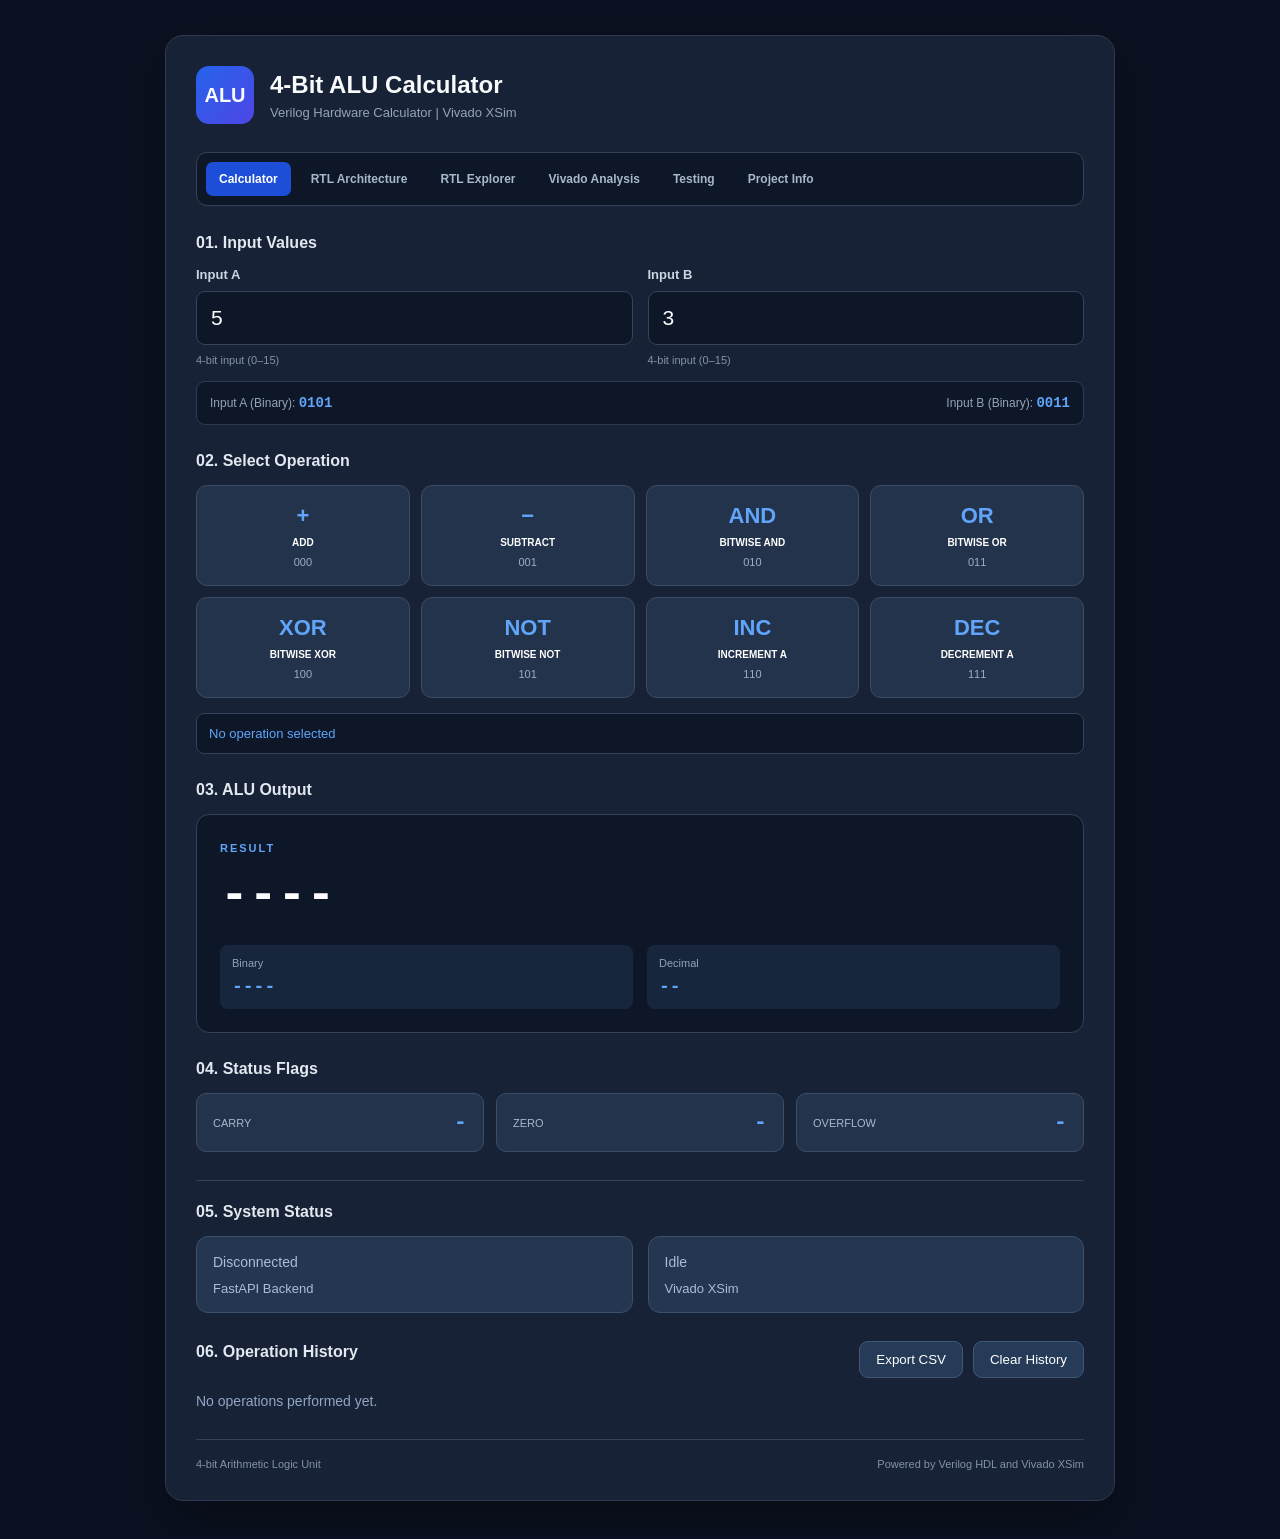
<file: frontend/index.html>
<!DOCTYPE html>
<html lang="en">

<head>
    <meta charset="UTF-8">
    <meta name="viewport" content="width=device-width, initial-scale=1.0">
    <title>4-Bit ALU | Calculator</title>
    <link rel="stylesheet" href="style.css">
</head>

<body>

<main class="calculator">

    <!-- HEADER -->
    <header class="header">
        <div class="logo">ALU</div>
        <div>
            <h1>4-Bit ALU Calculator</h1>
            <p>Verilog Hardware Calculator | Vivado XSim</p>
        </div>
    </header>


    <nav class="top-nav" aria-label="Main navigation">
        <a class="nav-link active" href="index.html">Calculator</a>
        <a class="nav-link" href="pages/architecture.html">RTL Architecture</a>
        <a class="nav-link" href="pages/rtl-explorer.html">RTL Explorer</a>
        <a class="nav-link" href="pages/vivado-analysis.html">Vivado Analysis</a>
        <a class="nav-link" href="pages/testing.html">Testing</a>
        <a class="nav-link" href="pages/project-info.html">Project Info</a>
    </nav>

    <!-- INPUT SECTION -->
    <section class="input-section">
        <h2>01. Input Values</h2>

        <div class="input-grid">

            <div class="input-group">
                <label for="inputA">Input A</label>
                <input type="number" id="inputA" min="0" max="15" value="5">
                <span>4-bit input (0–15)</span>
            </div>

            <div class="input-group">
                <label for="inputB">Input B</label>
                <input type="number" id="inputB" min="0" max="15" value="3">
                <span>4-bit input (0–15)</span>
            </div>

            <div class="binary-input-display">
                <p>Input A (Binary): <strong id="binaryA">0101</strong></p>
                <p>Input B (Binary): <strong id="binaryB">0011</strong></p>
            </div>

        </div>
    </section>

    <!-- OPERATION SECTION -->
    <section class="operation-section">
        <h2>02. Select Operation</h2>

        <div class="operation-grid">

            <button class="operation-btn" data-opcode="000">
                <strong>+</strong>
                <span>ADD</span>
                <small>000</small>
            </button>

            <button class="operation-btn" data-opcode="001">
                <strong>−</strong>
                <span>SUBTRACT</span>
                <small>001</small>
            </button>

            <button class="operation-btn" data-opcode="010">
                <strong>AND</strong>
                <span>BITWISE AND</span>
                <small>010</small>
            </button>

            <button class="operation-btn" data-opcode="011">
                <strong>OR</strong>
                <span>BITWISE OR</span>
                <small>011</small>
            </button>

            <button class="operation-btn" data-opcode="100">
                <strong>XOR</strong>
                <span>BITWISE XOR</span>
                <small>100</small>
            </button>

            <button class="operation-btn" data-opcode="101">
                <strong>NOT</strong>
                <span>BITWISE NOT</span>
                <small>101</small>
            </button>

            <button class="operation-btn" data-opcode="110">
                <strong>INC</strong>
                <span>INCREMENT A</span>
                <small>110</small>
            </button>

            <button class="operation-btn" data-opcode="111">
                <strong>DEC</strong>
                <span>DECREMENT A</span>
                <small>111</small>
            </button>

            <p id="selectedOperation" class="selected-operation">
                No operation selected
            </p>

        </div>
    </section>

    <!-- RESULT SECTION -->
    <section class="result-section">
        <h2>03. ALU Output</h2>

        <div class="result-display">

            <span class="result-label">RESULT</span>

            <div id="resultValue" class="result-value">----</div>

            <div class="result-details">

                <div>
                    <span>Binary</span>
                    <strong id="binaryResult">----</strong>
                </div>

                <div>
                    <span>Decimal</span>
                    <strong id="decimalResult">--</strong>
                </div>

            </div>
        </div>
    </section>

    <!-- FLAGS -->
    <section class="flag-section">
        <h2>04. Status Flags</h2>

        <div class="flag-grid">

            <div class="flag">
                <span>CARRY</span>
                <strong id="carryFlag">-</strong>
            </div>

            <div class="flag">
                <span>ZERO</span>
                <strong id="zeroFlag">-</strong>
            </div>

            <div class="flag">
                <span>OVERFLOW</span>
                <strong id="overflowFlag">-</strong>
            </div>

        </div>
    </section>

    <!-- SYSTEM STATUS AND HISTORY -->
    <div class="dashboard-tools">

        <!-- SYSTEM STATUS -->
        <section class="status-section">
            <h2>05. System Status</h2>

            <div class="status-grid">

                <div class="status-card">
                    <span class="status-indicator" id="backendStatus">
                        <span class="status-dot"></span>
                        Checking...
                    </span>
                    <p>FastAPI Backend</p>
                </div>

                <div class="status-card">
                    <span class="status-indicator" id="simulationStatus">
                        <span class="status-dot"></span>
                        Idle
                    </span>
                    <p>Vivado XSim</p>
                </div>

            </div>
        </section>

        <!-- OPERATION HISTORY -->
        <section class="history-section">

            <div class="history-header">
                <h2>06. Operation History</h2>

                <div class="history-actions">

                    <button id="exportHistory" class="action-btn" type="button">
                        Export CSV
                    </button>

                    <button id="clearHistory" class="action-btn" type="button">
                        Clear History
                    </button>

                </div>
            </div>

            <div id="historyList" class="history-list">
                <p class="empty-history">No operations performed yet.</p>
            </div>

        </section>

    </div>

    <!-- VIVADO HARDWARE ANALYSIS -->


    <!-- RTL ARCHITECTURE VISUALIZATION -->



    <!-- INTERACTIVE RTL EXPLANATION -->


    <!-- FOOTER -->
    <footer class="footer">
        <span>4-bit Arithmetic Logic Unit</span>
        <span>Powered by Verilog HDL and Vivado XSim</span>
    </footer>

</main>

<script src="app.js"></script>

<script>
/* Interactive explanation of the supplied Version 2 ALU RTL.
   The actual calculator result remains controlled by FastAPI + Vivado XSim. */
(function () {
    const byId = (id) => document.getElementById(id);
    const inputA = byId("inputA");
    const inputB = byId("inputB");
    const operationButtons = document.querySelectorAll(".operation-btn");

    const operations = {
        "000": {
            name: "Addition",
            kind: "arithmetic",
            path: "A and B are passed to the shared arithmetic unit.",
            arithB: (a, b) => b,
            carryIn: 0,
            prep: "arith_b = B; carry_in = 0",
            expression: "A + B",
            code: "3'b000: begin\n    arith_b = B;\n    carry_in = 1'b0;\nend",
            flag: "Carry is the fifth bit of the 5-bit sum. Overflow detects signed addition overflow."
        },
        "001": {
            name: "Subtraction",
            kind: "arithmetic",
            path: "B is inverted and carry_in is set to 1 to perform two's-complement subtraction.",
            arithB: (a, b) => (~b) & 15,
            carryIn: 1,
            prep: "arith_b = ~B; carry_in = 1",
            expression: "A + (~B) + 1",
            code: "3'b001: begin\n    arith_b = ~B;\n    carry_in = 1'b1;\nend",
            flag: "Carry = 1 means no borrow. Overflow detects signed subtraction overflow."
        },
        "010": {
            name: "AND",
            kind: "logic",
            path: "Each result bit is 1 only when the corresponding bits of A and B are both 1.",
            expression: "A & B",
            code: "3'b010: begin\n    result = A & B;\nend",
            flag: "Carry and overflow are set to 0 by the default assignments. Zero checks whether the result is 0000."
        },
        "011": {
            name: "OR",
            kind: "logic",
            path: "Each result bit is 1 when either corresponding input bit is 1.",
            expression: "A | B",
            code: "3'b011: begin\n    result = A | B;\nend",
            flag: "Carry and overflow are set to 0 by the default assignments. Zero checks whether the result is 0000."
        },
        "100": {
            name: "XOR",
            kind: "logic",
            path: "Each result bit is 1 when the corresponding input bits are different.",
            expression: "A ^ B",
            code: "3'b100: begin\n    result = A ^ B;\nend",
            flag: "Carry and overflow are set to 0 by the default assignments. Zero checks whether the result is 0000."
        },
        "101": {
            name: "NOT A",
            kind: "logic",
            path: "Every bit of A is inverted. B does not affect this operation.",
            expression: "~A",
            code: "3'b101: begin\n    result = ~A;\nend",
            flag: "Carry and overflow are set to 0 by the default assignments. Zero checks whether the result is 0000."
        },
        "110": {
            name: "Increment A",
            kind: "arithmetic",
            path: "The shared arithmetic unit adds 1 to A. B is not used.",
            arithB: () => 0,
            carryIn: 1,
            prep: "arith_b = 0000; carry_in = 1",
            expression: "A + 0 + 1",
            code: "3'b110: begin\n    arith_b = 4'b0000;\n    carry_in = 1'b1;\nend\n\n// Overflow: A == 0111",
            flag: "Carry is the fifth bit of the sum. Overflow is set when A = 0111."
        },
        "111": {
            name: "Decrement A",
            kind: "arithmetic",
            path: "Adding 1111 to A is equivalent to subtracting 1 in 4-bit two's-complement arithmetic.",
            arithB: () => 15,
            carryIn: 0,
            prep: "arith_b = 1111; carry_in = 0",
            expression: "A + 1111 + 0",
            code: "3'b111: begin\n    arith_b = 4'b1111;\n    carry_in = 1'b0;\nend\n\n// Overflow: A == 1000",
            flag: "Carry follows the no-borrow convention. Overflow is set when A = 1000."
        }
    };

    function binary(value, width) {
        return (value >>> 0).toString(2).padStart(width, "0").slice(-width);
    }

    function safeInput(element, fallback) {
        const value = Number(element && element.value);
        return Number.isInteger(value) && value >= 0 && value <= 15 ? value : fallback;
    }

    function render(opcode) {
        const op = operations[opcode];
        if (!op) return;

        const a = safeInput(inputA, 5);
        const b = safeInput(inputB, 3);
        let result = 0;
        let carry = 0;
        let overflow = 0;
        let arithB = null;
        let carryIn = null;
        let arithmeticValue = null;

        if (op.kind === "arithmetic") {
            arithB = op.arithB(a, b);
            carryIn = op.carryIn;
            arithmeticValue = a + arithB + carryIn;
            result = arithmeticValue & 15;
            carry = (arithmeticValue >> 4) & 1;

            if (opcode === "000") {
                overflow = ((~(a ^ b) & (result ^ a) & 8) !== 0) ? 1 : 0;
            } else if (opcode === "001") {
                overflow = (((a ^ b) & (result ^ a) & 8) !== 0) ? 1 : 0;
            } else if (opcode === "110") {
                overflow = a === 7 ? 1 : 0;
            } else if (opcode === "111") {
                overflow = a === 8 ? 1 : 0;
            }
        } else {
            if (opcode === "010") result = a & b;
            if (opcode === "011") result = a | b;
            if (opcode === "100") result = a ^ b;
            if (opcode === "101") result = (~a) & 15;
        }

        const zero = result === 0 ? 1 : 0;

        byId("rtlOperationTitle").textContent = op.name;
        byId("rtlOpcode").textContent = "OPCODE: " + opcode;
        byId("rtlInputA").textContent = binary(a, 4);
        byId("rtlInputB").textContent = binary(b, 4);
        byId("rtlInputADecimal").textContent = "Decimal: " + a;
        byId("rtlInputBDecimal").textContent = "Decimal: " + b;
        byId("rtlPathDescription").textContent = op.path;

        byId("rtlArithmeticPath").classList.toggle("selected", op.kind === "arithmetic");
        byId("rtlLogicPath").classList.toggle("selected", op.kind === "logic");

        byId("rtlArithB").textContent = arithB === null ? "Not used" : binary(arithB, 4);
        byId("rtlCarryIn").textContent = carryIn === null ? "Not used" : String(carryIn);
        byId("rtlPreparationNote").textContent = op.prep || "This operation uses the separate bitwise logic path.";
        byId("rtlExpression").textContent = op.expression;

        byId("rtlArithmeticResult").textContent =
            arithmeticValue === null ? "Not used" : binary(arithmeticValue, 5);
        byId("rtlArithmeticNote").textContent = op.kind === "arithmetic"
            ? "The upper bit is the carry-out; the lower four bits become result."
            : "The shared arithmetic unit is not selected for this logical operation.";

        byId("rtlResult").textContent = binary(result, 4);
        byId("rtlCarryFlag").textContent = String(carry);
        byId("rtlZeroFlag").textContent = String(zero);
        byId("rtlOverflowFlag").textContent = String(overflow);
        byId("rtlFlagExplanation").textContent = op.flag;
        byId("rtlCodeSnippet").textContent = op.code;
    }

    operationButtons.forEach((button) => {
        button.addEventListener("click", () => render(button.dataset.opcode));
    });

    [inputA, inputB].forEach((input) => {
        if (input) input.addEventListener("input", () => {
            const activeButton = document.querySelector(".operation-btn.active");
            if (activeButton) render(activeButton.dataset.opcode);
        });
    });
})();
</script>


</body>
</html>
</file>
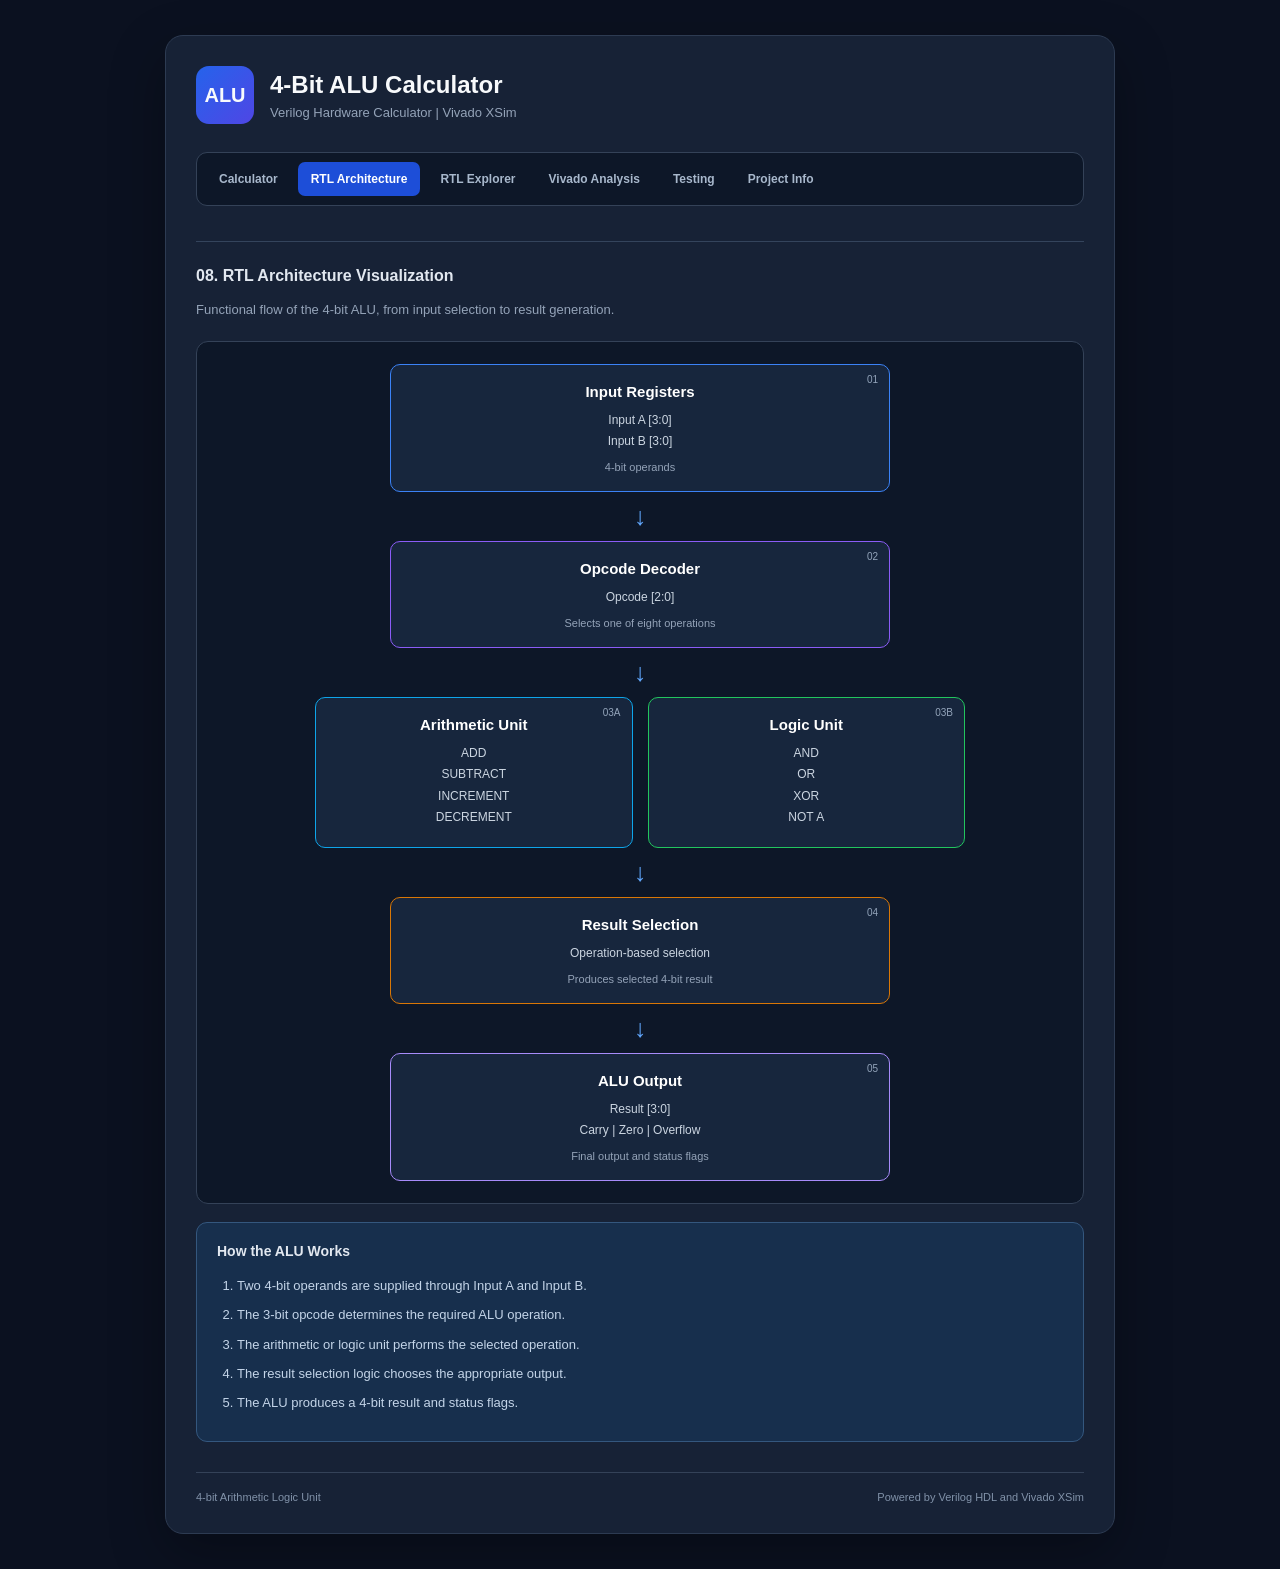
<file: frontend/pages/architecture.html>
<!DOCTYPE html>
<html lang="en">
<head>
    <meta charset="UTF-8">
    <meta name="viewport" content="width=device-width, initial-scale=1.0">
    <title>RTL Architecture | 4-Bit ALU</title>
    <link rel="stylesheet" href="../style.css">
</head>
<body>
<main class="calculator">
    <header class="header">
        <div class="logo">ALU</div>
        <div>
            <h1>4-Bit ALU Calculator</h1>
            <p>Verilog Hardware Calculator | Vivado XSim</p>
        </div>
    </header>
    <nav class="top-nav" aria-label="Main navigation"><a class="nav-link" href="../index.html">Calculator</a><a class="nav-link active" href="architecture.html">RTL Architecture</a><a class="nav-link" href="rtl-explorer.html">RTL Explorer</a><a class="nav-link" href="vivado-analysis.html">Vivado Analysis</a><a class="nav-link" href="testing.html">Testing</a><a class="nav-link" href="project-info.html">Project Info</a></nav>
        <section class="architecture-section">

        <h2>08. RTL Architecture Visualization</h2>

        <p class="hardware-description">
            Functional flow of the 4-bit ALU, from input selection to result generation.
        </p>

        <div class="architecture-flow">

            <!-- INPUT -->
            <div class="architecture-block input-block">
                <span class="architecture-number">01</span>
                <h3>Input Registers</h3>
                <p>Input A [3:0]</p>
                <p>Input B [3:0]</p>
                <small>4-bit operands</small>
            </div>

            <div class="flow-arrow">↓</div>

            <!-- CONTROL -->
            <div class="architecture-block control-block">
                <span class="architecture-number">02</span>
                <h3>Opcode Decoder</h3>
                <p>Opcode [2:0]</p>
                <small>Selects one of eight operations</small>
            </div>

            <div class="flow-arrow">↓</div>

            <!-- PROCESSING -->
            <div class="processing-grid">

                <div class="architecture-block arithmetic-block">
                    <span class="architecture-number">03A</span>
                    <h3>Arithmetic Unit</h3>
                    <p>ADD</p>
                    <p>SUBTRACT</p>
                    <p>INCREMENT</p>
                    <p>DECREMENT</p>
                </div>

                <div class="architecture-block logic-block">
                    <span class="architecture-number">03B</span>
                    <h3>Logic Unit</h3>
                    <p>AND</p>
                    <p>OR</p>
                    <p>XOR</p>
                    <p>NOT A</p>
                </div>

            </div>

            <div class="flow-arrow">↓</div>

            <!-- OUTPUT SELECT -->
            <div class="architecture-block mux-block">
                <span class="architecture-number">04</span>
                <h3>Result Selection</h3>
                <p>Operation-based selection</p>
                <small>Produces selected 4-bit result</small>
            </div>

            <div class="flow-arrow">↓</div>

            <!-- FINAL OUTPUT -->
            <div class="architecture-block output-block">
                <span class="architecture-number">05</span>
                <h3>ALU Output</h3>
                <p>Result [3:0]</p>
                <p>Carry | Zero | Overflow</p>
                <small>Final output and status flags</small>
            </div>

        </div>

        <!-- RTL EXPLANATION -->
        <div class="architecture-notes">

            <h3>How the ALU Works</h3>

            <ol>
                <li>Two 4-bit operands are supplied through Input A and Input B.</li>
                <li>The 3-bit opcode determines the required ALU operation.</li>
                <li>The arithmetic or logic unit performs the selected operation.</li>
                <li>The result selection logic chooses the appropriate output.</li>
                <li>The ALU produces a 4-bit result and status flags.</li>
            </ol>

        </div>

    </section>
    <footer class="footer">
        <span>4-bit Arithmetic Logic Unit</span>
        <span>Powered by Verilog HDL and Vivado XSim</span>
    </footer>
</main>
</body>
</html>
</file>
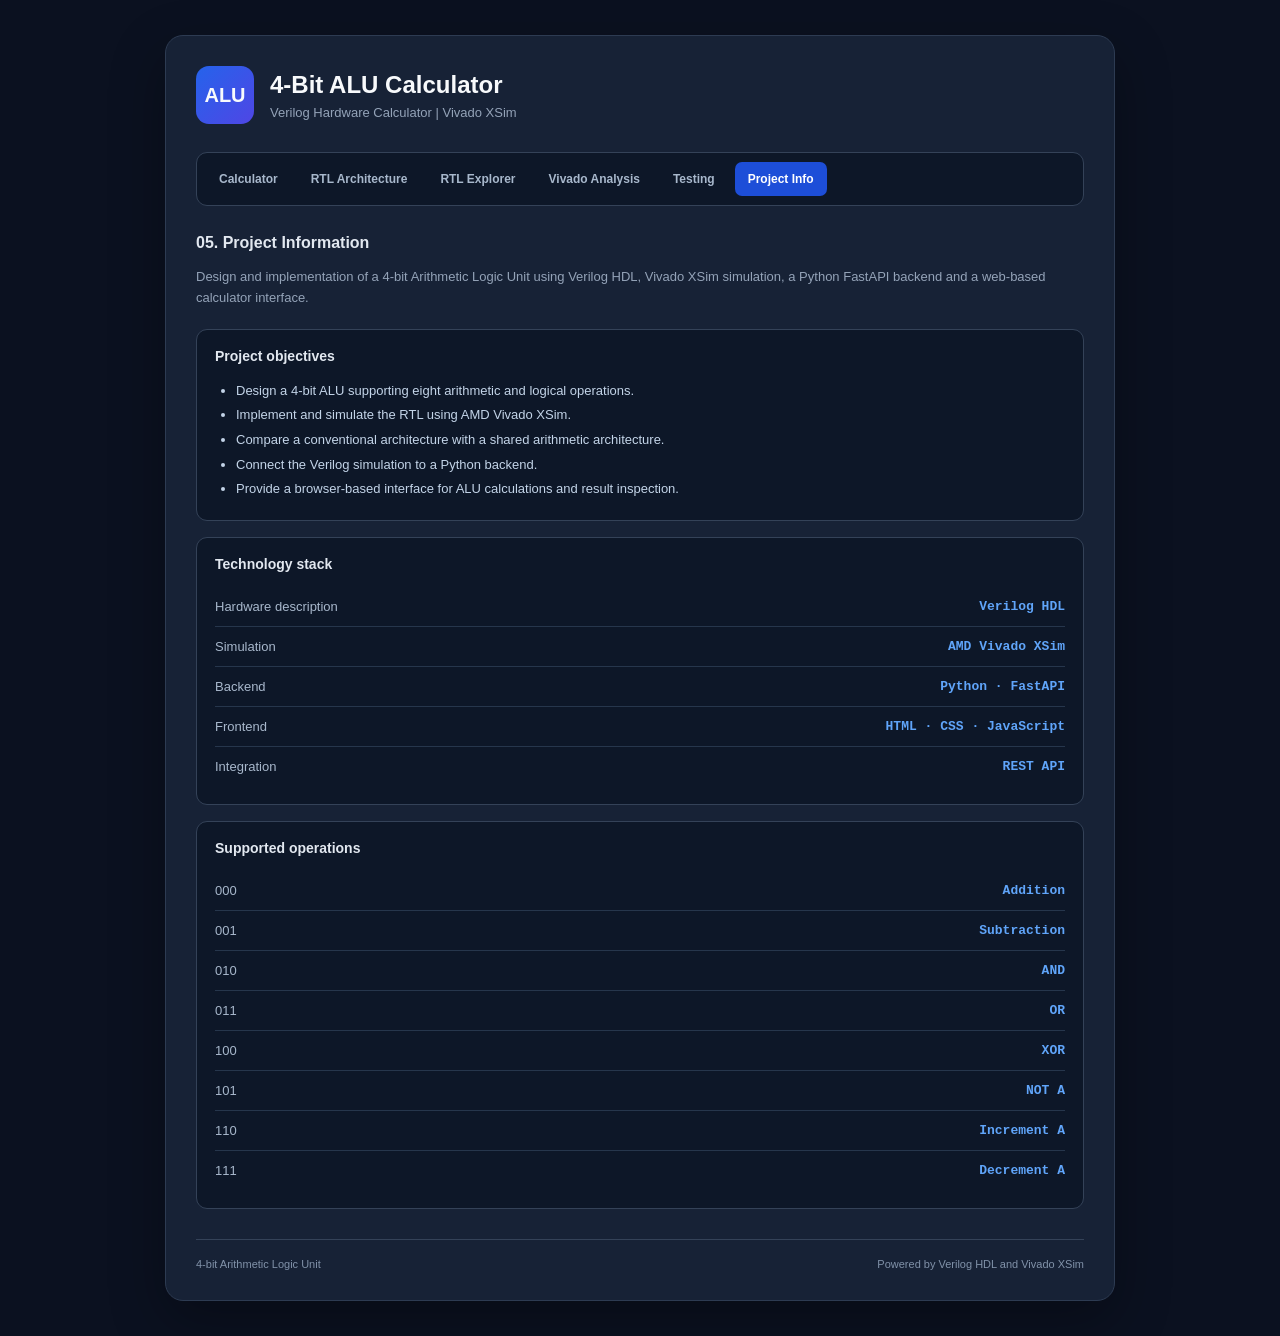
<file: frontend/pages/project-info.html>
<!DOCTYPE html>
<html lang="en">
<head>
    <meta charset="UTF-8">
    <meta name="viewport" content="width=device-width, initial-scale=1.0">
    <title>Project Information | 4-Bit ALU</title>
    <link rel="stylesheet" href="../style.css">
</head>
<body>
<main class="calculator">
    <header class="header">
        <div class="logo">ALU</div>
        <div>
            <h1>4-Bit ALU Calculator</h1>
            <p>Verilog Hardware Calculator | Vivado XSim</p>
        </div>
    </header>
    <nav class="top-nav" aria-label="Main navigation"><a class="nav-link" href="../index.html">Calculator</a><a class="nav-link" href="architecture.html">RTL Architecture</a><a class="nav-link" href="rtl-explorer.html">RTL Explorer</a><a class="nav-link" href="vivado-analysis.html">Vivado Analysis</a><a class="nav-link" href="testing.html">Testing</a><a class="nav-link active" href="project-info.html">Project Info</a></nav>
    
<section class="detail-page-section">
    <h2>05. Project Information</h2>
    <p class="hardware-description">Design and implementation of a 4-bit Arithmetic Logic Unit using Verilog HDL, Vivado XSim simulation, a Python FastAPI backend and a web-based calculator interface.</p>
    <div class="hardware-panel">
        <h3>Project objectives</h3>
        <ul class="project-list">
            <li>Design a 4-bit ALU supporting eight arithmetic and logical operations.</li>
            <li>Implement and simulate the RTL using AMD Vivado XSim.</li>
            <li>Compare a conventional architecture with a shared arithmetic architecture.</li>
            <li>Connect the Verilog simulation to a Python backend.</li>
            <li>Provide a browser-based interface for ALU calculations and result inspection.</li>
        </ul>
    </div>
    <div class="hardware-panel">
        <h3>Technology stack</h3>
        <div class="metric-row"><span>Hardware description</span><strong>Verilog HDL</strong></div>
        <div class="metric-row"><span>Simulation</span><strong>AMD Vivado XSim</strong></div>
        <div class="metric-row"><span>Backend</span><strong>Python · FastAPI</strong></div>
        <div class="metric-row"><span>Frontend</span><strong>HTML · CSS · JavaScript</strong></div>
        <div class="metric-row"><span>Integration</span><strong>REST API</strong></div>
    </div>
    <div class="hardware-panel">
        <h3>Supported operations</h3>
        <div class="metric-row"><span>000</span><strong>Addition</strong></div>
        <div class="metric-row"><span>001</span><strong>Subtraction</strong></div>
        <div class="metric-row"><span>010</span><strong>AND</strong></div>
        <div class="metric-row"><span>011</span><strong>OR</strong></div>
        <div class="metric-row"><span>100</span><strong>XOR</strong></div>
        <div class="metric-row"><span>101</span><strong>NOT A</strong></div>
        <div class="metric-row"><span>110</span><strong>Increment A</strong></div>
        <div class="metric-row"><span>111</span><strong>Decrement A</strong></div>
    </div>
</section>

    <footer class="footer">
        <span>4-bit Arithmetic Logic Unit</span>
        <span>Powered by Verilog HDL and Vivado XSim</span>
    </footer>
</main>
</body>
</html>
</file>
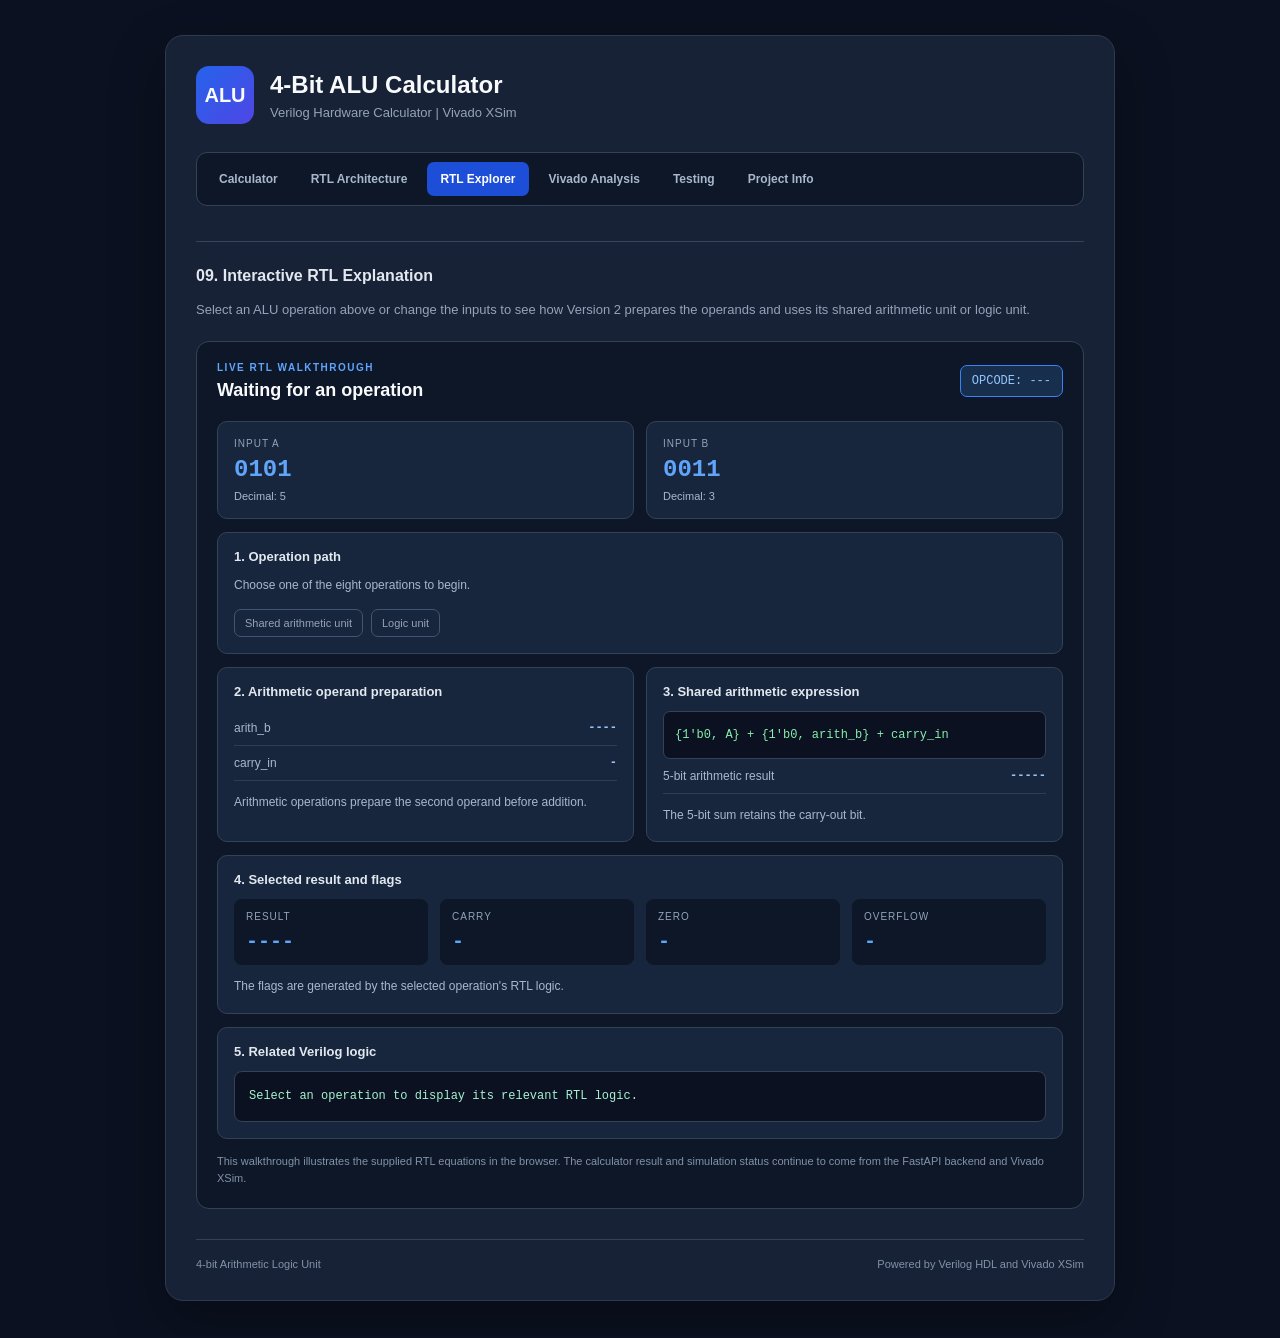
<file: frontend/pages/rtl-explorer.html>
<!DOCTYPE html>
<html lang="en">
<head>
    <meta charset="UTF-8">
    <meta name="viewport" content="width=device-width, initial-scale=1.0">
    <title>Interactive RTL Explorer | 4-Bit ALU</title>
    <link rel="stylesheet" href="../style.css">
</head>
<body>
<main class="calculator">
    <header class="header">
        <div class="logo">ALU</div>
        <div>
            <h1>4-Bit ALU Calculator</h1>
            <p>Verilog Hardware Calculator | Vivado XSim</p>
        </div>
    </header>
    <nav class="top-nav" aria-label="Main navigation"><a class="nav-link" href="../index.html">Calculator</a><a class="nav-link" href="architecture.html">RTL Architecture</a><a class="nav-link active" href="rtl-explorer.html">RTL Explorer</a><a class="nav-link" href="vivado-analysis.html">Vivado Analysis</a><a class="nav-link" href="testing.html">Testing</a><a class="nav-link" href="project-info.html">Project Info</a></nav>
        <section class="rtl-explorer-section" id="rtlExplorer">
        <h2>09. Interactive RTL Explanation</h2>
        <p class="hardware-description">
            Select an ALU operation above or change the inputs to see how Version 2 prepares
            the operands and uses its shared arithmetic unit or logic unit.
        </p>

        <div class="rtl-explorer">
            <div class="rtl-explorer-heading">
                <div>
                    <span class="rtl-kicker">LIVE RTL WALKTHROUGH</span>
                    <h3 id="rtlOperationTitle">Waiting for an operation</h3>
                </div>
                <span class="rtl-opcode" id="rtlOpcode">OPCODE: ---</span>
            </div>

            <div class="rtl-input-strip">
                <div class="rtl-value-card">
                    <span>INPUT A</span>
                    <strong id="rtlInputA">0101</strong>
                    <small id="rtlInputADecimal">Decimal: 5</small>
                </div>
                <div class="rtl-value-card">
                    <span>INPUT B</span>
                    <strong id="rtlInputB">0011</strong>
                    <small id="rtlInputBDecimal">Decimal: 3</small>
                </div>
            </div>

            <div class="rtl-path-card">
                <h4>1. Operation path</h4>
                <p id="rtlPathDescription">Choose one of the eight operations to begin.</p>
                <div class="rtl-path-indicator">
                    <span id="rtlArithmeticPath" class="rtl-path-chip">Shared arithmetic unit</span>
                    <span id="rtlLogicPath" class="rtl-path-chip">Logic unit</span>
                </div>
            </div>

            <div class="rtl-calculation-grid">
                <div class="rtl-detail-card">
                    <h4>2. Arithmetic operand preparation</h4>
                    <div class="rtl-code-row">
                        <span>arith_b</span>
                        <strong id="rtlArithB">----</strong>
                    </div>
                    <div class="rtl-code-row">
                        <span>carry_in</span>
                        <strong id="rtlCarryIn">-</strong>
                    </div>
                    <p class="rtl-detail-note" id="rtlPreparationNote">
                        Arithmetic operations prepare the second operand before addition.
                    </p>
                </div>

                <div class="rtl-detail-card">
                    <h4>3. Shared arithmetic expression</h4>
                    <div class="rtl-expression" id="rtlExpression">
                        {1'b0, A} + {1'b0, arith_b} + carry_in
                    </div>
                    <div class="rtl-code-row">
                        <span>5-bit arithmetic result</span>
                        <strong id="rtlArithmeticResult">-----</strong>
                    </div>
                    <p class="rtl-detail-note" id="rtlArithmeticNote">
                        The 5-bit sum retains the carry-out bit.
                    </p>
                </div>
            </div>

            <div class="rtl-output-card">
                <h4>4. Selected result and flags</h4>
                <div class="rtl-output-grid">
                    <div>
                        <span>RESULT</span>
                        <strong id="rtlResult">----</strong>
                    </div>
                    <div>
                        <span>CARRY</span>
                        <strong id="rtlCarryFlag">-</strong>
                    </div>
                    <div>
                        <span>ZERO</span>
                        <strong id="rtlZeroFlag">-</strong>
                    </div>
                    <div>
                        <span>OVERFLOW</span>
                        <strong id="rtlOverflowFlag">-</strong>
                    </div>
                </div>
                <p id="rtlFlagExplanation" class="rtl-detail-note">
                    The flags are generated by the selected operation's RTL logic.
                </p>
            </div>

            <div class="rtl-code-card">
                <h4>5. Related Verilog logic</h4>
                <pre><code id="rtlCodeSnippet">Select an operation to display its relevant RTL logic.</code></pre>
            </div>
            <p class="rtl-disclaimer">
                This walkthrough illustrates the supplied RTL equations in the browser.
                The calculator result and simulation status continue to come from the FastAPI
                backend and Vivado XSim.
            </p>
        </div>
    </section>
    <footer class="footer">
        <span>4-bit Arithmetic Logic Unit</span>
        <span>Powered by Verilog HDL and Vivado XSim</span>
    </footer>
</main>
</body>
</html>
</file>
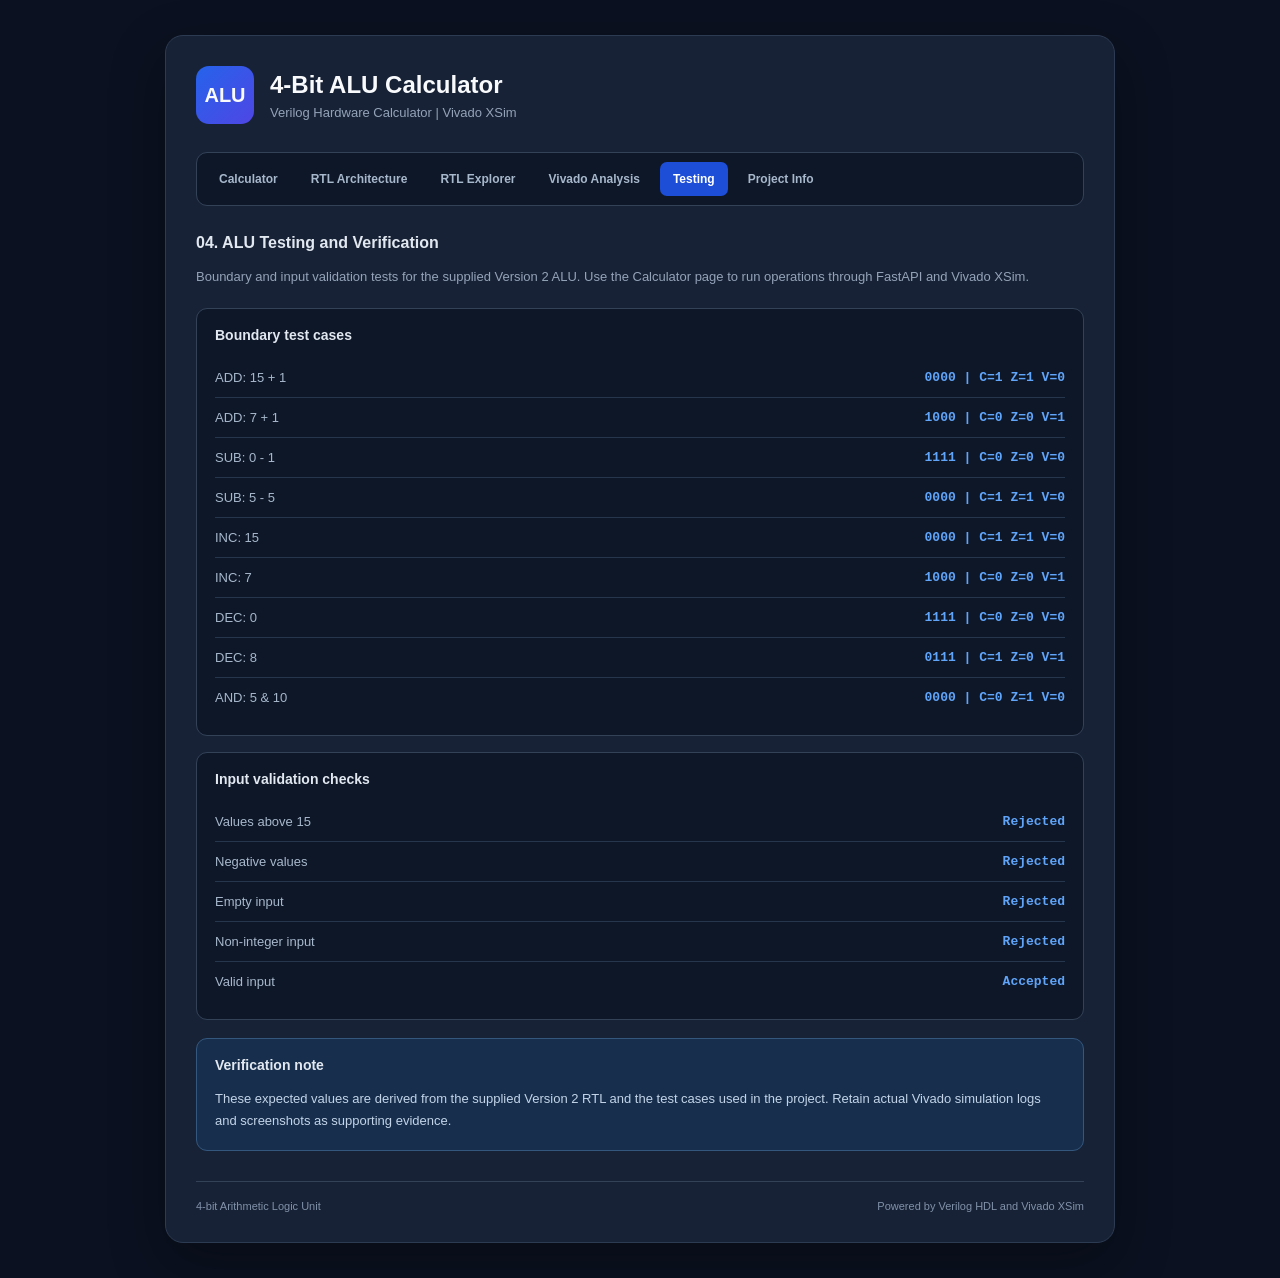
<file: frontend/pages/testing.html>
<!DOCTYPE html>
<html lang="en">
<head>
    <meta charset="UTF-8">
    <meta name="viewport" content="width=device-width, initial-scale=1.0">
    <title>Testing and Verification | 4-Bit ALU</title>
    <link rel="stylesheet" href="../style.css">
</head>
<body>
<main class="calculator">
    <header class="header">
        <div class="logo">ALU</div>
        <div>
            <h1>4-Bit ALU Calculator</h1>
            <p>Verilog Hardware Calculator | Vivado XSim</p>
        </div>
    </header>
    <nav class="top-nav" aria-label="Main navigation"><a class="nav-link" href="../index.html">Calculator</a><a class="nav-link" href="architecture.html">RTL Architecture</a><a class="nav-link" href="rtl-explorer.html">RTL Explorer</a><a class="nav-link" href="vivado-analysis.html">Vivado Analysis</a><a class="nav-link active" href="testing.html">Testing</a><a class="nav-link" href="project-info.html">Project Info</a></nav>
    
<section class="detail-page-section">
    <h2>04. ALU Testing and Verification</h2>
    <p class="hardware-description">Boundary and input validation tests for the supplied Version 2 ALU. Use the Calculator page to run operations through FastAPI and Vivado XSim.</p>
    <div class="hardware-panel">
        <h3>Boundary test cases</h3>
        <div class="metric-row"><span>ADD: 15 + 1</span><strong>0000 | C=1 Z=1 V=0</strong></div>
        <div class="metric-row"><span>ADD: 7 + 1</span><strong>1000 | C=0 Z=0 V=1</strong></div>
        <div class="metric-row"><span>SUB: 0 - 1</span><strong>1111 | C=0 Z=0 V=0</strong></div>
        <div class="metric-row"><span>SUB: 5 - 5</span><strong>0000 | C=1 Z=1 V=0</strong></div>
        <div class="metric-row"><span>INC: 15</span><strong>0000 | C=1 Z=1 V=0</strong></div>
        <div class="metric-row"><span>INC: 7</span><strong>1000 | C=0 Z=0 V=1</strong></div>
        <div class="metric-row"><span>DEC: 0</span><strong>1111 | C=0 Z=0 V=0</strong></div>
        <div class="metric-row"><span>DEC: 8</span><strong>0111 | C=1 Z=0 V=1</strong></div>
        <div class="metric-row"><span>AND: 5 &amp; 10</span><strong>0000 | C=0 Z=1 V=0</strong></div>
    </div>
    <div class="hardware-panel">
        <h3>Input validation checks</h3>
        <div class="metric-row"><span>Values above 15</span><strong>Rejected</strong></div>
        <div class="metric-row"><span>Negative values</span><strong>Rejected</strong></div>
        <div class="metric-row"><span>Empty input</span><strong>Rejected</strong></div>
        <div class="metric-row"><span>Non-integer input</span><strong>Rejected</strong></div>
        <div class="metric-row"><span>Valid input</span><strong>Accepted</strong></div>
    </div>
    <div class="hardware-observation"><h3>Verification note</h3><p>These expected values are derived from the supplied Version 2 RTL and the test cases used in the project. Retain actual Vivado simulation logs and screenshots as supporting evidence.</p></div>
</section>

    <footer class="footer">
        <span>4-bit Arithmetic Logic Unit</span>
        <span>Powered by Verilog HDL and Vivado XSim</span>
    </footer>
</main>
</body>
</html>
</file>
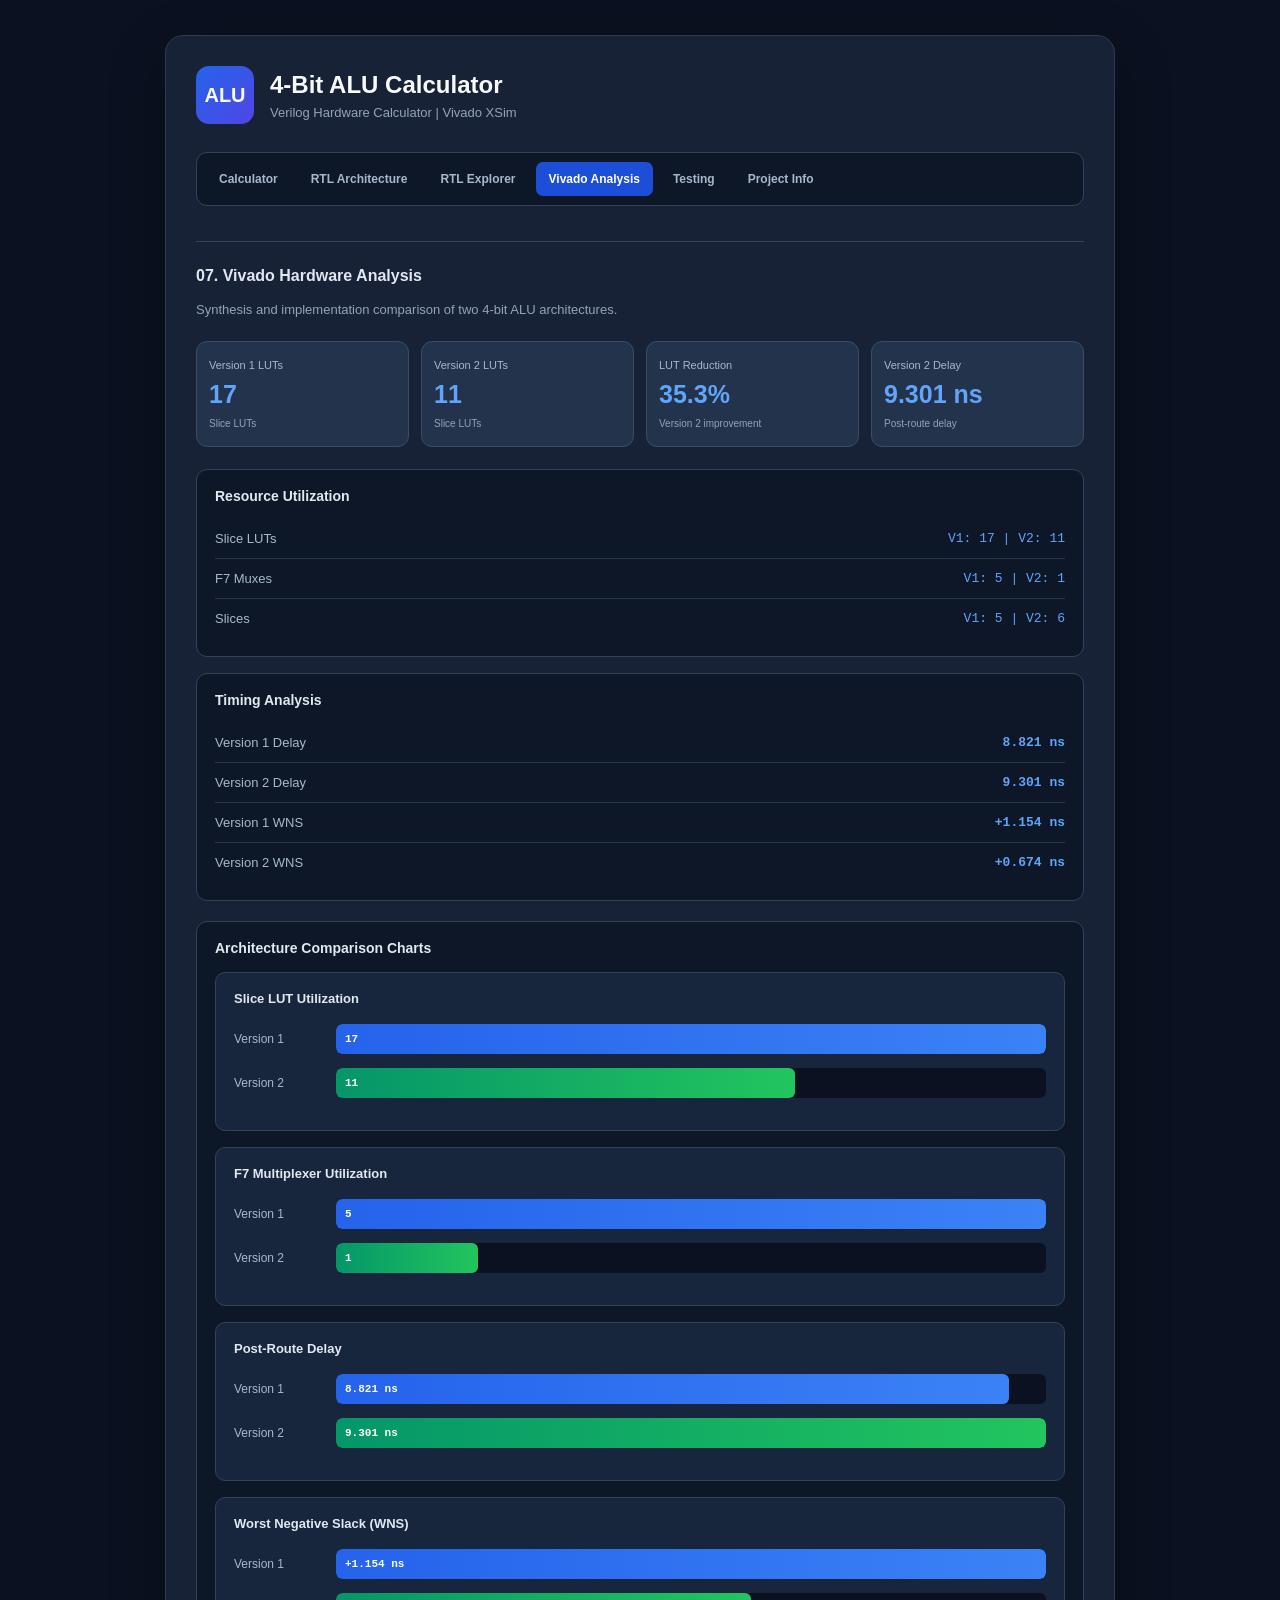
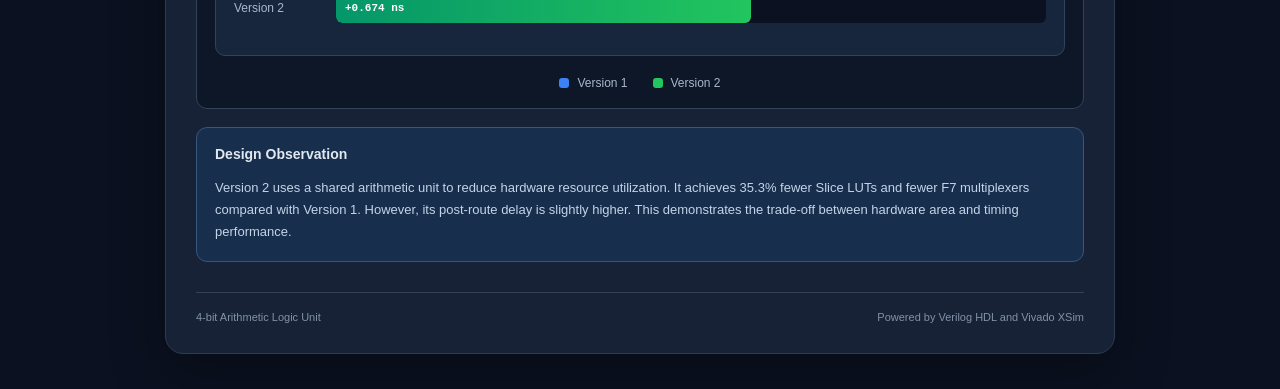
<file: frontend/pages/vivado-analysis.html>
<!DOCTYPE html>
<html lang="en">
<head>
    <meta charset="UTF-8">
    <meta name="viewport" content="width=device-width, initial-scale=1.0">
    <title>Vivado Hardware Analysis | 4-Bit ALU</title>
    <link rel="stylesheet" href="../style.css">
</head>
<body>
<main class="calculator">
    <header class="header">
        <div class="logo">ALU</div>
        <div>
            <h1>4-Bit ALU Calculator</h1>
            <p>Verilog Hardware Calculator | Vivado XSim</p>
        </div>
    </header>
    <nav class="top-nav" aria-label="Main navigation"><a class="nav-link" href="../index.html">Calculator</a><a class="nav-link" href="architecture.html">RTL Architecture</a><a class="nav-link" href="rtl-explorer.html">RTL Explorer</a><a class="nav-link active" href="vivado-analysis.html">Vivado Analysis</a><a class="nav-link" href="testing.html">Testing</a><a class="nav-link" href="project-info.html">Project Info</a></nav>
        <section class="hardware-section">

        <h2>07. Vivado Hardware Analysis</h2>

        <p class="hardware-description">
            Synthesis and implementation comparison of two 4-bit ALU architectures.
        </p>

        <!-- HARDWARE METRICS -->
        <div class="hardware-grid">

            <div class="hardware-card">
                <span>Version 1 LUTs</span>
                <strong>17</strong>
                <small>Slice LUTs</small>
            </div>

            <div class="hardware-card">
                <span>Version 2 LUTs</span>
                <strong>11</strong>
                <small>Slice LUTs</small>
            </div>

            <div class="hardware-card">
                <span>LUT Reduction</span>
                <strong>35.3%</strong>
                <small>Version 2 improvement</small>
            </div>

            <div class="hardware-card">
                <span>Version 2 Delay</span>
                <strong>9.301 ns</strong>
                <small>Post-route delay</small>
            </div>

        </div>

        <!-- RESOURCE UTILIZATION -->
        <div class="hardware-panel">

            <h3>Resource Utilization</h3>

            <div class="metric-row">
                <span>Slice LUTs</span>
                <span>V1: 17 | V2: 11</span>
            </div>

            <div class="metric-row">
                <span>F7 Muxes</span>
                <span>V1: 5 | V2: 1</span>
            </div>

            <div class="metric-row">
                <span>Slices</span>
                <span>V1: 5 | V2: 6</span>
            </div>

        </div>

        <!-- TIMING ANALYSIS -->
        <div class="hardware-panel">

            <h3>Timing Analysis</h3>

            <div class="metric-row">
                <span>Version 1 Delay</span>
                <strong>8.821 ns</strong>
            </div>

            <div class="metric-row">
                <span>Version 2 Delay</span>
                <strong>9.301 ns</strong>
            </div>

            <div class="metric-row">
                <span>Version 1 WNS</span>
                <strong>+1.154 ns</strong>
            </div>

            <div class="metric-row">
                <span>Version 2 WNS</span>
                <strong>+0.674 ns</strong>
            </div>

        </div>

        <!-- ARCHITECTURE COMPARISON CHARTS -->
        <div class="hardware-panel chart-panel">

            <h3>Architecture Comparison Charts</h3>

            <!-- LUT CHART -->
            <div class="chart-container">

                <h4>Slice LUT Utilization</h4>

                <div class="chart-row">
                    <span>Version 1</span>
                    <div class="chart-track">
                        <div class="chart-bar version-one" style="width:100%">
                            17
                        </div>
                    </div>
                </div>

                <div class="chart-row">
                    <span>Version 2</span>
                    <div class="chart-track">
                        <div class="chart-bar version-two" style="width:64.71%">
                            11
                        </div>
                    </div>
                </div>

            </div>

            <!-- F7 MUX CHART -->
            <div class="chart-container">

                <h4>F7 Multiplexer Utilization</h4>

                <div class="chart-row">
                    <span>Version 1</span>
                    <div class="chart-track">
                        <div class="chart-bar version-one" style="width:100%">
                            5
                        </div>
                    </div>
                </div>

                <div class="chart-row">
                    <span>Version 2</span>
                    <div class="chart-track">
                        <div class="chart-bar version-two" style="width:20%">
                            1
                        </div>
                    </div>
                </div>

            </div>

            <!-- DELAY CHART -->
            <div class="chart-container">

                <h4>Post-Route Delay</h4>

                <div class="chart-row">
                    <span>Version 1</span>
                    <div class="chart-track">
                        <div class="chart-bar version-one" style="width:94.84%">
                            8.821 ns
                        </div>
                    </div>
                </div>

                <div class="chart-row">
                    <span>Version 2</span>
                    <div class="chart-track">
                        <div class="chart-bar version-two" style="width:100%">
                            9.301 ns
                        </div>
                    </div>
                </div>

            </div>

            <!-- WNS CHART -->
            <div class="chart-container">

                <h4>Worst Negative Slack (WNS)</h4>

                <div class="chart-row">
                    <span>Version 1</span>
                    <div class="chart-track">
                        <div class="chart-bar version-one" style="width:100%">
                            +1.154 ns
                        </div>
                    </div>
                </div>

                <div class="chart-row">
                    <span>Version 2</span>
                    <div class="chart-track">
                        <div class="chart-bar version-two" style="width:58.4%">
                            +0.674 ns
                        </div>
                    </div>
                </div>

            </div>

            <div class="chart-legend">
                <span><i class="legend-one"></i> Version 1</span>
                <span><i class="legend-two"></i> Version 2</span>
            </div>

        </div>

        <!-- DESIGN OBSERVATION -->
        <div class="hardware-observation">

            <h3>Design Observation</h3>

            <p>
                Version 2 uses a shared arithmetic unit to reduce hardware
                resource utilization. It achieves 35.3% fewer Slice LUTs
                and fewer F7 multiplexers compared with Version 1.
                However, its post-route delay is slightly higher.
                This demonstrates the trade-off between hardware area
                and timing performance.
            </p>

        </div>

    </section>
    <footer class="footer">
        <span>4-bit Arithmetic Logic Unit</span>
        <span>Powered by Verilog HDL and Vivado XSim</span>
    </footer>
</main>
</body>
</html>
</file>
<file: frontend/style.css>
/* =====================================
   4-BIT ALU CALCULATOR
   PROFESSIONAL HARDWARE DASHBOARD
===================================== */

/* GLOBAL RESET */

* {
    margin: 0;
    padding: 0;
    box-sizing: border-box;
}

body {
    font-family: Arial, Helvetica, sans-serif;
    background: #0b1120;
    color: #f8fafc;
    min-height: 100vh;
    padding: 35px 18px;
}

/* MAIN CALCULATOR */

.calculator {
    width: 100%;
    max-width: 950px;
    margin: auto;
    background: #172236;
    border: 1px solid #2d3b52;
    border-radius: 18px;
    padding: 30px;
    box-shadow: 0 20px 55px rgba(0, 0, 0, 0.3);
}

/* HEADER */

.header {
    display: flex;
    align-items: center;
    gap: 16px;
    margin-bottom: 28px;
}

.logo {
    width: 58px;
    height: 58px;
    flex-shrink: 0;
    background: linear-gradient(135deg, #2563eb, #4f46e5);
    border-radius: 13px;
    display: flex;
    justify-content: center;
    align-items: center;
    font-size: 20px;
    font-weight: bold;
}

.header h1 {
    font-size: 24px;
    margin-bottom: 6px;
}

.header p {
    color: #94a3b8;
    font-size: 13px;
}

/* GENERAL SECTIONS */

section {
    margin-bottom: 27px;
}

section h2 {
    font-size: 16px;
    margin-bottom: 15px;
    color: #e2e8f0;
}

/* INPUT SECTION */

.input-grid {
    display: grid;
    grid-template-columns: 1fr 1fr;
    gap: 15px;
}

.input-group {
    display: flex;
    flex-direction: column;
    gap: 9px;
}

.input-group label {
    color: #cbd5e1;
    font-size: 13px;
    font-weight: bold;
}

.input-group input {
    width: 100%;
    padding: 14px;
    background: #0d1728;
    border: 1px solid #34445d;
    border-radius: 9px;
    color: white;
    font-size: 21px;
    outline: none;
    transition: 0.2s;
}

.input-group input:focus {
    border-color: #3b82f6;
    box-shadow: 0 0 0 3px rgba(59, 130, 246, 0.13);
}

.input-group span {
    color: #8293aa;
    font-size: 11px;
}

/* BINARY INPUT DISPLAY */

.binary-input-display {
    grid-column: 1 / -1;
    display: flex;
    justify-content: space-between;
    gap: 12px;
    padding: 13px;
    background: #0d1728;
    border: 1px solid #2d3b52;
    border-radius: 9px;
    color: #94a3b8;
    font-size: 12px;
}

.binary-input-display strong {
    color: #60a5fa;
    font-family: monospace;
    font-size: 14px;
}

/* OPERATION BUTTONS */

.operation-grid {
    display: grid;
    grid-template-columns: repeat(4, 1fr);
    gap: 11px;
}

.operation-btn {
    background: #23334b;
    border: 1px solid #3a4c67;
    border-radius: 11px;
    padding: 17px 6px;
    color: white;
    cursor: pointer;
    display: flex;
    flex-direction: column;
    align-items: center;
    gap: 8px;
    transition: 0.2s ease;
}

.operation-btn:hover {
    background: #304b72;
    border-color: #60a5fa;
    transform: translateY(-2px);
}

.operation-btn:disabled {
    opacity: 0.55;
    cursor: wait;
    transform: none;
}

.operation-btn strong {
    font-size: 22px;
    color: #60a5fa;
}

.operation-btn span {
    font-size: 10px;
    font-weight: bold;
}

.operation-btn small {
    color: #9caec4;
    font-size: 11px;
}

.operation-btn.active {
    background: #193d70;
    border: 2px solid #60a5fa;
}

.operation-btn.loading {
    opacity: 0.7;
}

/* SELECTED OPERATION */

.selected-operation {
    grid-column: 1 / -1;
    margin-top: 4px;
    padding: 12px;
    background: #0d1728;
    border: 1px solid #344258;
    border-radius: 8px;
    color: #60a5fa;
    font-size: 13px;
}

/* RESULT SECTION */

.result-display {
    background: #0d1728;
    border: 1px solid #344258;
    border-radius: 13px;
    padding: 23px;
}

.result-label {
    color: #60a5fa;
    font-size: 11px;
    font-weight: bold;
    letter-spacing: 2px;
}

.result-value {
    font-size: 48px;
    font-weight: bold;
    margin: 13px 0 22px;
    color: #ffffff;
    font-family: monospace;
}

.result-details {
    display: grid;
    grid-template-columns: 1fr 1fr;
    gap: 14px;
}

.result-details div {
    display: flex;
    flex-direction: column;
    gap: 8px;
    padding: 12px;
    background: #17263d;
    border-radius: 8px;
}

.result-details span {
    font-size: 11px;
    color: #94a3b8;
}

.result-details strong {
    font-size: 18px;
    color: #60a5fa;
    font-family: monospace;
}

/* STATUS FLAGS */

.flag-grid {
    display: grid;
    grid-template-columns: repeat(3, 1fr);
    gap: 12px;
}

.flag {
    background: #23334b;
    border: 1px solid #3a4c67;
    border-radius: 10px;
    padding: 16px;
    display: flex;
    justify-content: space-between;
    align-items: center;
}

.flag span {
    color: #a8b8cc;
    font-size: 11px;
}

.flag strong {
    font-size: 22px;
    color: #60a5fa;
    font-family: monospace;
}

/* DASHBOARD WRAPPER */

.dashboard-tools {
    display: flex;
    flex-direction: column;
    width: 100%;
    gap: 28px;
    margin-top: 28px;
}

.dashboard-tools > section {
    display: block;
    width: 100%;
    margin: 0;
}

/* SYSTEM STATUS */

.status-section {
    padding-top: 22px;
    border-top: 1px solid #34445c;
}

.status-grid {
    display: grid;
    grid-template-columns: repeat(2, minmax(0, 1fr));
    gap: 15px;
}

.status-card {
    background: #243650;
    border: 1px solid #3a506d;
    border-radius: 12px;
    padding: 16px;
    min-width: 0;
}

.status-card p {
    margin-top: 10px;
    color: #a9bdd8;
    font-size: 13px;
}

.status-indicator {
    display: inline-flex;
    align-items: center;
    gap: 8px;
    color: #a9bdd8;
    font-size: 14px;
}

.status-dot {
    width: 9px;
    height: 9px;
    flex-shrink: 0;
    border-radius: 50%;
    background: #64748b;
    display: inline-block;
}

.status-dot.online {
    background: #22c55e;
    box-shadow: 0 0 8px rgba(34, 197, 94, 0.5);
}

.status-dot.error {
    background: #ef4444;
}

/* OPERATION HISTORY */

.history-header {
    display: flex;
    justify-content: space-between;
    align-items: center;
    gap: 15px;
    flex-wrap: wrap;
}

.history-actions {
    display: flex;
    flex-wrap: wrap;
    gap: 10px;
}

.history-list {
    display: flex;
    flex-direction: column;
    gap: 10px;
    margin-top: 15px;
}

.empty-history {
    color: #91a6c4;
    font-size: 14px;
}

.history-item {
    display: flex;
    justify-content: space-between;
    align-items: center;
    gap: 12px;
    flex-wrap: wrap;
    padding: 14px;
    background: #243650;
    border: 1px solid #3a506d;
    border-radius: 10px;
}

.history-item strong {
    color: #60a5fa;
}

.history-item small {
    color: #94a3b8;
    font-size: 11px;
}

/* ACTION BUTTONS */

.action-btn {
    padding: 10px 16px;
    border: 1px solid #405875;
    border-radius: 9px;
    background: #263b58;
    color: white;
    cursor: pointer;
    transition: 0.2s;
}

.action-btn:hover {
    background: #345071;
}

/* HARDWARE ANALYSIS */

.hardware-section {
    width: 100%;
    margin-top: 35px;
    padding-top: 25px;
    border-top: 1px solid #34445c;
}

.hardware-description {
    color: #94a3b8;
    font-size: 13px;
    line-height: 1.6;
    margin-bottom: 20px;
}

.hardware-grid {
    display: grid;
    grid-template-columns: repeat(4, minmax(0, 1fr));
    gap: 12px;
    margin-bottom: 22px;
}

.hardware-card {
    background: #23334b;
    border: 1px solid #3a4c67;
    border-radius: 11px;
    padding: 17px 12px;
    display: flex;
    flex-direction: column;
    gap: 9px;
    min-width: 0;
}

.hardware-card span {
    color: #a8b8cc;
    font-size: 11px;
}

.hardware-card strong {
    color: #60a5fa;
    font-size: 25px;
    overflow-wrap: anywhere;
}

.hardware-card small {
    color: #94a3b8;
    font-size: 10px;
}

/* HARDWARE PANELS */

.hardware-panel {
    background: #0d1728;
    border: 1px solid #344258;
    border-radius: 11px;
    padding: 18px;
    margin-bottom: 16px;
}

.hardware-panel h3,
.hardware-observation h3,
.architecture-notes h3 {
    font-size: 14px;
    margin-bottom: 15px;
    color: #e2e8f0;
}

.metric-row {
    display: flex;
    justify-content: space-between;
    gap: 12px;
    padding: 12px 0;
    border-bottom: 1px solid #26364c;
    color: #a8b8cc;
    font-size: 13px;
}

.metric-row:last-child {
    border-bottom: none;
}

.metric-row strong,
.metric-row span:last-child {
    color: #60a5fa;
    font-family: monospace;
    text-align: right;
}

/* DESIGN OBSERVATION */

.hardware-observation {
    background: #172f4d;
    border: 1px solid #34577e;
    border-radius: 11px;
    padding: 18px;
    margin-top: 18px;
}

.hardware-observation p {
    color: #c3d4e8;
    font-size: 13px;
    line-height: 1.7;
}

/* COMPARISON CHARTS */

.chart-panel {
    margin-top: 20px;
}

.chart-container {
    background: #17263d;
    border: 1px solid #344258;
    border-radius: 10px;
    padding: 18px;
    margin-top: 16px;
}

.chart-container h4 {
    color: #e2e8f0;
    font-size: 13px;
    margin-bottom: 18px;
}

.chart-row {
    display: grid;
    grid-template-columns: 90px minmax(0, 1fr);
    align-items: center;
    gap: 12px;
    margin: 14px 0;
}

.chart-row > span {
    color: #a8b8cc;
    font-size: 12px;
}

.chart-track {
    width: 100%;
    height: 30px;
    background: #0b1120;
    border-radius: 6px;
    overflow: hidden;
}

.chart-bar {
    height: 100%;
    min-width: 35px;
    display: flex;
    align-items: center;
    padding-left: 9px;
    border-radius: 6px;
    color: white;
    font-family: monospace;
    font-size: 11px;
    font-weight: bold;
    white-space: nowrap;
    transition: width 0.6s ease;
}

.version-one {
    background: linear-gradient(90deg, #2563eb, #3b82f6);
}

.version-two {
    background: linear-gradient(90deg, #059669, #22c55e);
}

.chart-legend {
    display: flex;
    justify-content: center;
    gap: 25px;
    margin-top: 20px;
    color: #a8b8cc;
    font-size: 12px;
}

.chart-legend span {
    display: flex;
    align-items: center;
    gap: 8px;
}

.chart-legend i {
    width: 10px;
    height: 10px;
    border-radius: 3px;
    display: inline-block;
}

.legend-one {
    background: #3b82f6;
}

.legend-two {
    background: #22c55e;
}

/* RTL ARCHITECTURE VISUALIZATION */

.architecture-section {
    width: 100%;
    margin-top: 35px;
    padding-top: 25px;
    border-top: 1px solid #34445c;
}

.architecture-flow {
    background: #0d1728;
    border: 1px solid #344258;
    border-radius: 12px;
    padding: 22px;
    display: flex;
    flex-direction: column;
    align-items: center;
    gap: 12px;
}

.architecture-block {
    width: 100%;
    max-width: 500px;
    padding: 18px;
    border: 1px solid #405574;
    border-radius: 10px;
    text-align: center;
    position: relative;
    background: #17263d;
}

.architecture-block h3 {
    color: #ffffff;
    font-size: 15px;
    margin-bottom: 10px;
}

.architecture-block p {
    color: #cbd5e1;
    font-size: 12px;
    line-height: 1.8;
}

.architecture-block small {
    display: block;
    color: #94a3b8;
    font-size: 11px;
    margin-top: 8px;
}

.architecture-number {
    position: absolute;
    top: 9px;
    right: 11px;
    font-size: 10px;
    color: #93a4ba;
}

.input-block {
    border-color: #3b82f6;
}

.control-block {
    border-color: #8b5cf6;
}

.arithmetic-block {
    border-color: #0ea5e9;
}

.logic-block {
    border-color: #22c55e;
}

.mux-block {
    border-color: #d97706;
}

.output-block {
    border-color: #a78bfa;
}

.flow-arrow {
    color: #60a5fa;
    font-size: 25px;
    font-weight: bold;
    line-height: 1;
}

.processing-grid {
    width: 100%;
    max-width: 650px;
    display: grid;
    grid-template-columns: repeat(2, minmax(0, 1fr));
    gap: 15px;
}

.processing-grid .architecture-block {
    max-width: none;
}

.architecture-notes {
    background: #172f4d;
    border: 1px solid #34577e;
    border-radius: 11px;
    padding: 20px;
    margin-top: 18px;
}

.architecture-notes ol {
    padding-left: 20px;
    color: #c3d4e8;
}

.architecture-notes li {
    font-size: 13px;
    line-height: 1.8;
    margin-bottom: 6px;
}

/* FOOTER */

.footer {
    border-top: 1px solid #344258;
    padding-top: 18px;
    display: flex;
    justify-content: space-between;
    flex-wrap: wrap;
    gap: 10px;
    color: #8192a9;
    font-size: 11px;
    margin-top: 30px;
    width: 100%;
}

/* RESPONSIVE DESIGN */

@media (max-width: 600px) {

    body {
        padding: 15px 10px;
    }

    .calculator {
        padding: 20px 16px;
    }

    .header h1 {
        font-size: 19px;
    }

    .operation-grid {
        grid-template-columns: repeat(2, 1fr);
    }

    .flag {
        padding: 12px 8px;
        flex-direction: column;
        gap: 8px;
    }

    .result-value {
        font-size: 38px;
    }

    .binary-input-display {
        flex-direction: column;
    }

    .status-grid {
        grid-template-columns: 1fr;
    }

    .history-header {
        align-items: flex-start;
        flex-direction: column;
    }

    .history-item {
        align-items: flex-start;
        flex-direction: column;
    }

    .hardware-grid {
        grid-template-columns: repeat(2, minmax(0, 1fr));
    }

    .metric-row {
        font-size: 11px;
    }

    .chart-container {
        padding: 12px;
    }

    .chart-row {
        grid-template-columns: 75px minmax(0, 1fr);
        gap: 8px;
    }

    .chart-row > span {
        font-size: 10px;
    }

    .chart-bar {
        font-size: 10px;
    }

    .processing-grid {
        grid-template-columns: 1fr;
    }

    .architecture-flow {
        padding: 12px;
    }

    .architecture-block {
        padding: 16px 10px;
    }

    .footer {
        flex-direction: column;
    }

}


/* INTERACTIVE RTL EXPLANATION */

.rtl-explorer-section {
    width: 100%;
    margin-top: 35px;
    padding-top: 25px;
    border-top: 1px solid #34445c;
}

.rtl-explorer {
    background: #0d1728;
    border: 1px solid #344258;
    border-radius: 13px;
    padding: 20px;
}

.rtl-explorer-heading {
    display: flex;
    justify-content: space-between;
    align-items: center;
    gap: 12px;
    flex-wrap: wrap;
    margin-bottom: 20px;
}

.rtl-kicker {
    display: block;
    color: #60a5fa;
    font-size: 10px;
    font-weight: bold;
    letter-spacing: 1.5px;
    margin-bottom: 7px;
}

.rtl-explorer-heading h3 {
    font-size: 18px;
    color: #f8fafc;
}

.rtl-opcode {
    padding: 8px 11px;
    border: 1px solid #3b82f6;
    border-radius: 7px;
    color: #93c5fd;
    font-family: monospace;
    font-size: 12px;
    background: #172f4d;
}

.rtl-input-strip,
.rtl-calculation-grid,
.rtl-output-grid {
    display: grid;
    grid-template-columns: repeat(2, minmax(0, 1fr));
    gap: 12px;
}

.rtl-value-card,
.rtl-detail-card,
.rtl-path-card,
.rtl-output-card,
.rtl-code-card {
    background: #17263d;
    border: 1px solid #344258;
    border-radius: 10px;
    padding: 16px;
    min-width: 0;
}

.rtl-value-card {
    display: flex;
    flex-direction: column;
    gap: 7px;
}

.rtl-value-card span,
.rtl-output-grid span {
    color: #94a3b8;
    font-size: 10px;
    letter-spacing: 1px;
}

.rtl-value-card strong {
    color: #60a5fa;
    font-family: monospace;
    font-size: 24px;
}

.rtl-value-card small {
    color: #a8b8cc;
    font-size: 11px;
}

.rtl-path-card,
.rtl-calculation-grid,
.rtl-output-card,
.rtl-code-card {
    margin-top: 13px;
}

.rtl-path-card h4,
.rtl-detail-card h4,
.rtl-output-card h4,
.rtl-code-card h4 {
    color: #e2e8f0;
    font-size: 13px;
    margin-bottom: 12px;
}

.rtl-path-card p,
.rtl-detail-note {
    color: #a8b8cc;
    font-size: 12px;
    line-height: 1.65;
}

.rtl-path-indicator {
    display: flex;
    flex-wrap: wrap;
    gap: 8px;
    margin-top: 13px;
}

.rtl-path-chip {
    padding: 7px 10px;
    border-radius: 7px;
    border: 1px solid #405574;
    color: #94a3b8;
    font-size: 11px;
}

.rtl-path-chip.selected {
    color: #bbf7d0;
    background: #123b35;
    border-color: #16a34a;
}

.rtl-code-row {
    display: flex;
    justify-content: space-between;
    gap: 12px;
    padding: 10px 0;
    border-bottom: 1px solid #2d3d54;
    color: #a8b8cc;
    font-size: 12px;
}

.rtl-code-row strong {
    color: #93c5fd;
    font-family: monospace;
    text-align: right;
}

.rtl-detail-note {
    margin-top: 12px;
}

.rtl-expression {
    min-height: 48px;
    display: flex;
    align-items: center;
    padding: 11px;
    background: #0b1120;
    border: 1px solid #344258;
    border-radius: 7px;
    color: #86efac;
    font-family: monospace;
    font-size: 12px;
    overflow-wrap: anywhere;
}

.rtl-output-grid {
    grid-template-columns: repeat(4, minmax(0, 1fr));
}

.rtl-output-grid > div {
    display: flex;
    flex-direction: column;
    gap: 8px;
    padding: 12px;
    background: #0d1728;
    border-radius: 8px;
    min-width: 0;
}

.rtl-output-grid strong {
    color: #60a5fa;
    font-family: monospace;
    font-size: 20px;
}

.rtl-code-card pre {
    margin: 0;
    padding: 14px;
    overflow-x: auto;
    background: #0b1120;
    border: 1px solid #344258;
    border-radius: 8px;
}

.rtl-code-card code {
    color: #a7f3d0;
    font-family: Consolas, "Courier New", monospace;
    font-size: 12px;
    line-height: 1.7;
    white-space: pre;
}

.rtl-disclaimer {
    color: #8192a9;
    font-size: 11px;
    line-height: 1.6;
    margin-top: 14px;
}

@media (max-width: 600px) {
    .rtl-explorer {
        padding: 13px;
    }

    .rtl-calculation-grid {
        grid-template-columns: 1fr;
    }

    .rtl-output-grid {
        grid-template-columns: repeat(2, minmax(0, 1fr));
    }

    .rtl-value-card strong {
        font-size: 20px;
    }
}


/* MULTI-PAGE HORIZONTAL NAVIGATION */
.top-nav {
    display: flex;
    align-items: center;
    gap: 7px;
    flex-wrap: wrap;
    margin: 0 0 28px;
    padding: 9px;
    background: #0d1728;
    border: 1px solid #344258;
    border-radius: 11px;
}
.nav-link {
    display: inline-flex;
    align-items: center;
    justify-content: center;
    padding: 10px 13px;
    border-radius: 7px;
    color: #a8b8cc;
    text-decoration: none;
    font-size: 12px;
    font-weight: bold;
    transition: background 0.2s ease, color 0.2s ease;
}
.nav-link:hover { color: #ffffff; background: #23334b; }
.nav-link.active { color: #ffffff; background: #1d4ed8; }
.project-list { padding-left: 21px; color: #c3d4e8; font-size: 13px; line-height: 1.9; }
.detail-page-section { min-height: 420px; }
@media (max-width: 700px) {
    .top-nav { gap: 5px; }
    .nav-link { padding: 9px 10px; font-size: 11px; }
}
</file>
